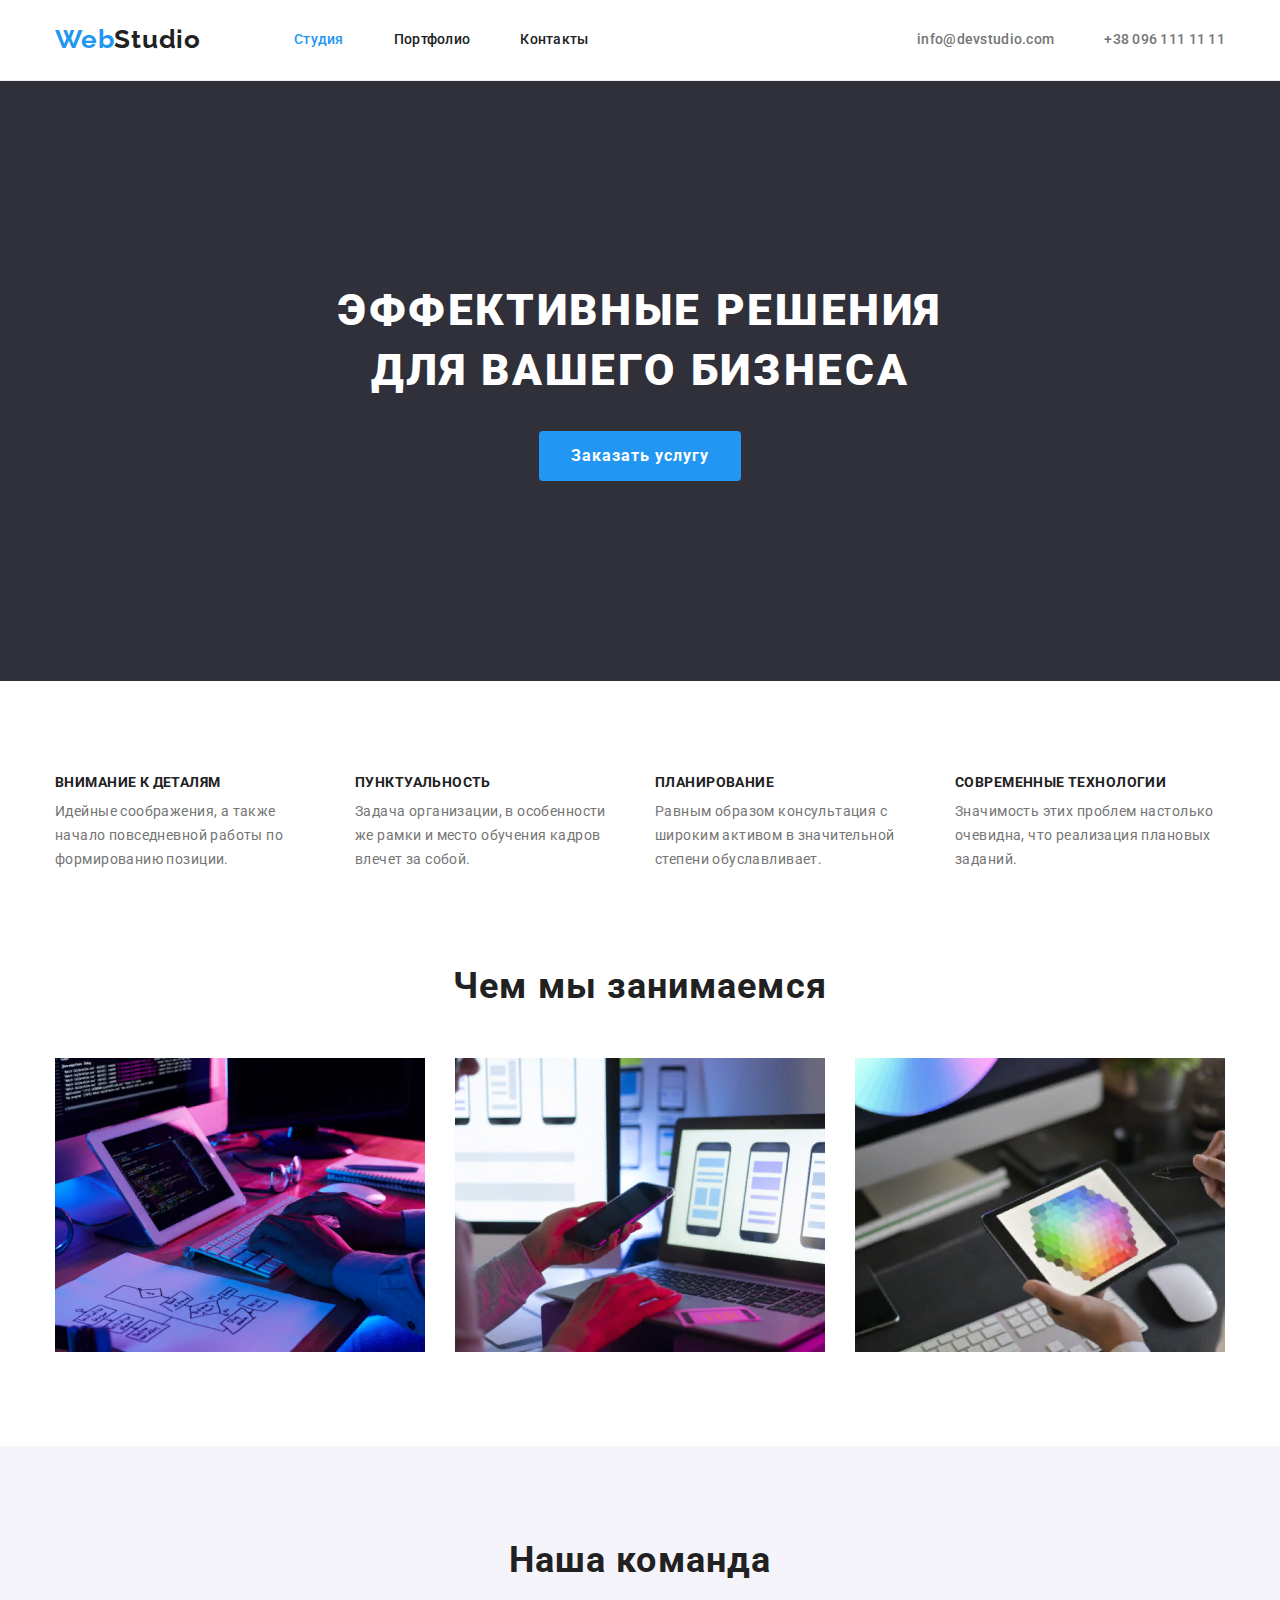
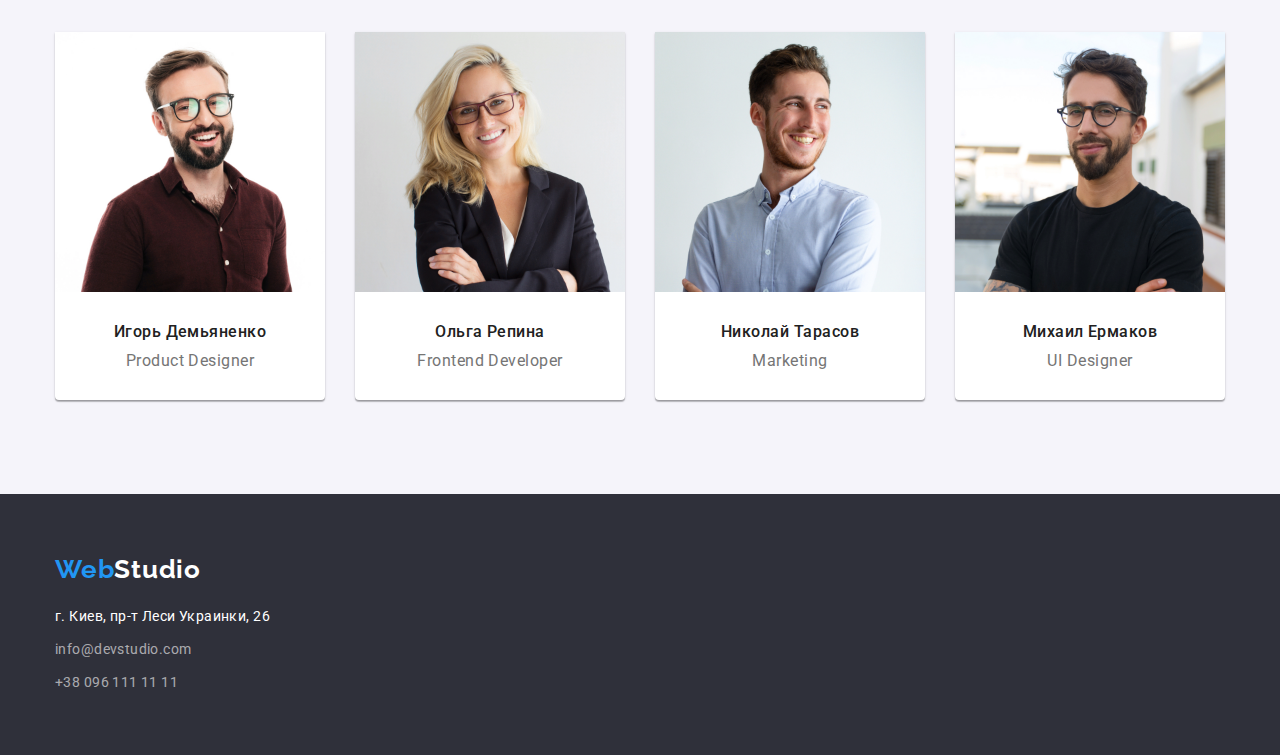
<file: index.html>
<!DOCTYPE html>
<html lang="ru">
<head>
    <meta charset="UTF-8">
    <meta http-equiv="X-UA-Compatible" content="IE=edge">
    <meta name="viewport" content="width=device-width, initial-scale=1.0">
    <title>Web Studio (Version 2.1) - Figma</title>
    <link rel="stylesheet" href="./css/modern-normalize.css">
    <link rel="stylesheet" href="./css/reset.css">
    <link rel="stylesheet" href="./css/styles.css">
    <link
        href="https://fonts.googleapis.com">
<link rel="preconnect" href="https://fonts.gstatic.com" crossorigin>
<link href="https://fonts.googleapis.com/css2?family=Raleway:wght@700&family=Roboto:wght@400;500;700;900&display=swap"
      rel="stylesheet"
    >
</head>
<body>
    <header class="header">
       <div class="container header-container"> 
        <a class="link" href="/"><span class="first-logo">Web</span><span class="header-logo">Studio</span></a>
        <!-- Навигация на другие страницы -->
        <nav class="site-nav">
            <ul class="list header-list">
                <li class="header-item">
                    <a class="link current header-link" href="index.html">Студия</a>
                </li>
                <li class="header-item">
                    <a class="link header-link" href="portfolio.html">Портфолио</a>
                </li>
                <li class="header-item">
                    <a class="link header-link" href="/contact">Контакты</a>
                </li>
            </ul>            
        </nav>
        <ul class="list header-connect">
            <li class="header-item">
                <a class="link header-tel" href="info@devstudio.com">info@devstudio.com</a>                
            </li>
            <li class="header-item">
                <a class="link header-tel" href="tel:+380961111111">+38 096 111 11 11</a>
            </li>
        </ul>          
      </div>
    </header>
    <main>

        <section class="hero"> 
            <div class="container">
            <h1 class="hero-title">Эффективные решения для вашего бизнеса</h1>
            <button class="hero-btn" type="button">Заказать услугу</button>
            </div>
        </section>
        <section class="section">
            <div class="container">
                <h2 class="visually-hidden section-title">Наши преимущества</h2>
            <ul class="list features-list">
                <li class="features-item">
                    <h3 class="features-title">Внимание к деталям</h3>
                    <p class="features-text">Идейные соображения, а также начало повседневной работы по формированию позиции.</p>
                </li>
                <li class="features-item">
                    <h3 class="features-title">Пунктуальность</h3>
                    <p class="features-text">Задача организации, в особенности же рамки и место обучения кадров влечет за собой.</p>
                </li>
                <li class="features-item">
                    <h3 class="features-title">Планирование</h3>
                    <p class="features-text">Равным образом консультация с широким активом в значительной степени обуславливает.</p>
                </li>
                <li class="features-item">
                    <h3 class="features-title">Современные технологии</h3>
                    <p class="features-text">Значимость этих проблем настолько очевидна, что реализация плановых заданий.</p>
                </li>
            </ul>
            </div>
        </section>
        <section class="occupation section">
            <div class="container">
            <h2 class="section-title">Чем мы занимаемся</h2>
            <ul class="list header-list">
                <li class="section-item">
                    <img src="./images/img.jpg" 
                         alt="рабочий стол" 
                         width="370"
                    >
                </li>
                <li class="section-item">
                    <img src="./images/img1.jpg" 
                         alt="смотрим на смартфон" 
                         width="370"
                    >
                </li>
                <li class="section-item">
                    <img src="./images/img2.jpg"
                         alt="планшет" 
                         width="370"
                    >
                </li>
            </ul>
            </div>
        </section>
        <section class="section team">
            
            <div class="container">
            <h2 class="section-title">Наша команда</h2>
            <ul class="list header-list">
                <li class="team-item">
                    <img src="./images/img4.jpg" 
                         alt="фото Игорь Демьяненко"
                         width="270">
                    <div class="team-member-item">
                        <h3 class="team-member">Игорь Демьяненко</h3>
                        <p class="team-description" lang="en">Product Designer</p>
                    </div>
                </li>
                <li class="team-item">
                    <img src="./images/img5.jpg" 
                         alt="фото Ольга Репина" 
                         width="270"
                    >
                    <div class="team-member-item">
                        <h3 class="team-member">Ольга Репина</h3>
                        <p class="team-description" lang="en">Frontend Developer</p>
                    </div>
                </li>
                <li class="team-item">
                    <img src="./images/img6.jpg" 
                         alt="фото Николай Тарасов"
                         width="270"
                    >
                    <div class="team-member-item">
                        <h3 class="team-member">Николай Тарасов</h3>
                        <p class="team-description" lang="en">Marketing</p>
                    </div>
                </li>
                <li class="team-item">
                    <img src="./images/img7.jpg"
                         alt="фото Михаил Ермаков"
                         width="270"
                    >
                    <div class="team-member-item">
                        <h3 class="team-member">Михаил Ермаков</h3>
                        <p class="team-description" lang="en">UI Designer</p>
                    </div>
                </li>
            </ul>
            </div>
        </section>

    </main>
    <footer class="foother">
    <div class="container">
    <a class="link" href="/"><span class="first-logo">Web</span><span class="foother-logo">Studio</span></a>
        <address class="foother-margin">             
            <ul class="list "> 
                <li class="foother-item">
                    <a class="link foother-address" href="https://goo.gl/maps/ieKD5LUYVfnfS2iM7"
                    target="_blank"
                    rel="noopener noreferrer"
                    >г. Киев, пр-т Леси Украинки, 26
                    </a>
                </li>
                <li class="foother-item">
                    <a class="link foother-tel" href="mailto:info@devstudio.com">info@devstudio.com</a></li>
                <li class="foother-item">
                    <a class="link foother-tel" href="tel:+380961111111">+38 096 111 11 11</a></li>               
            </ul>
        
        </address>
    </div>
    </footer>    
</body>
</html>
</file>
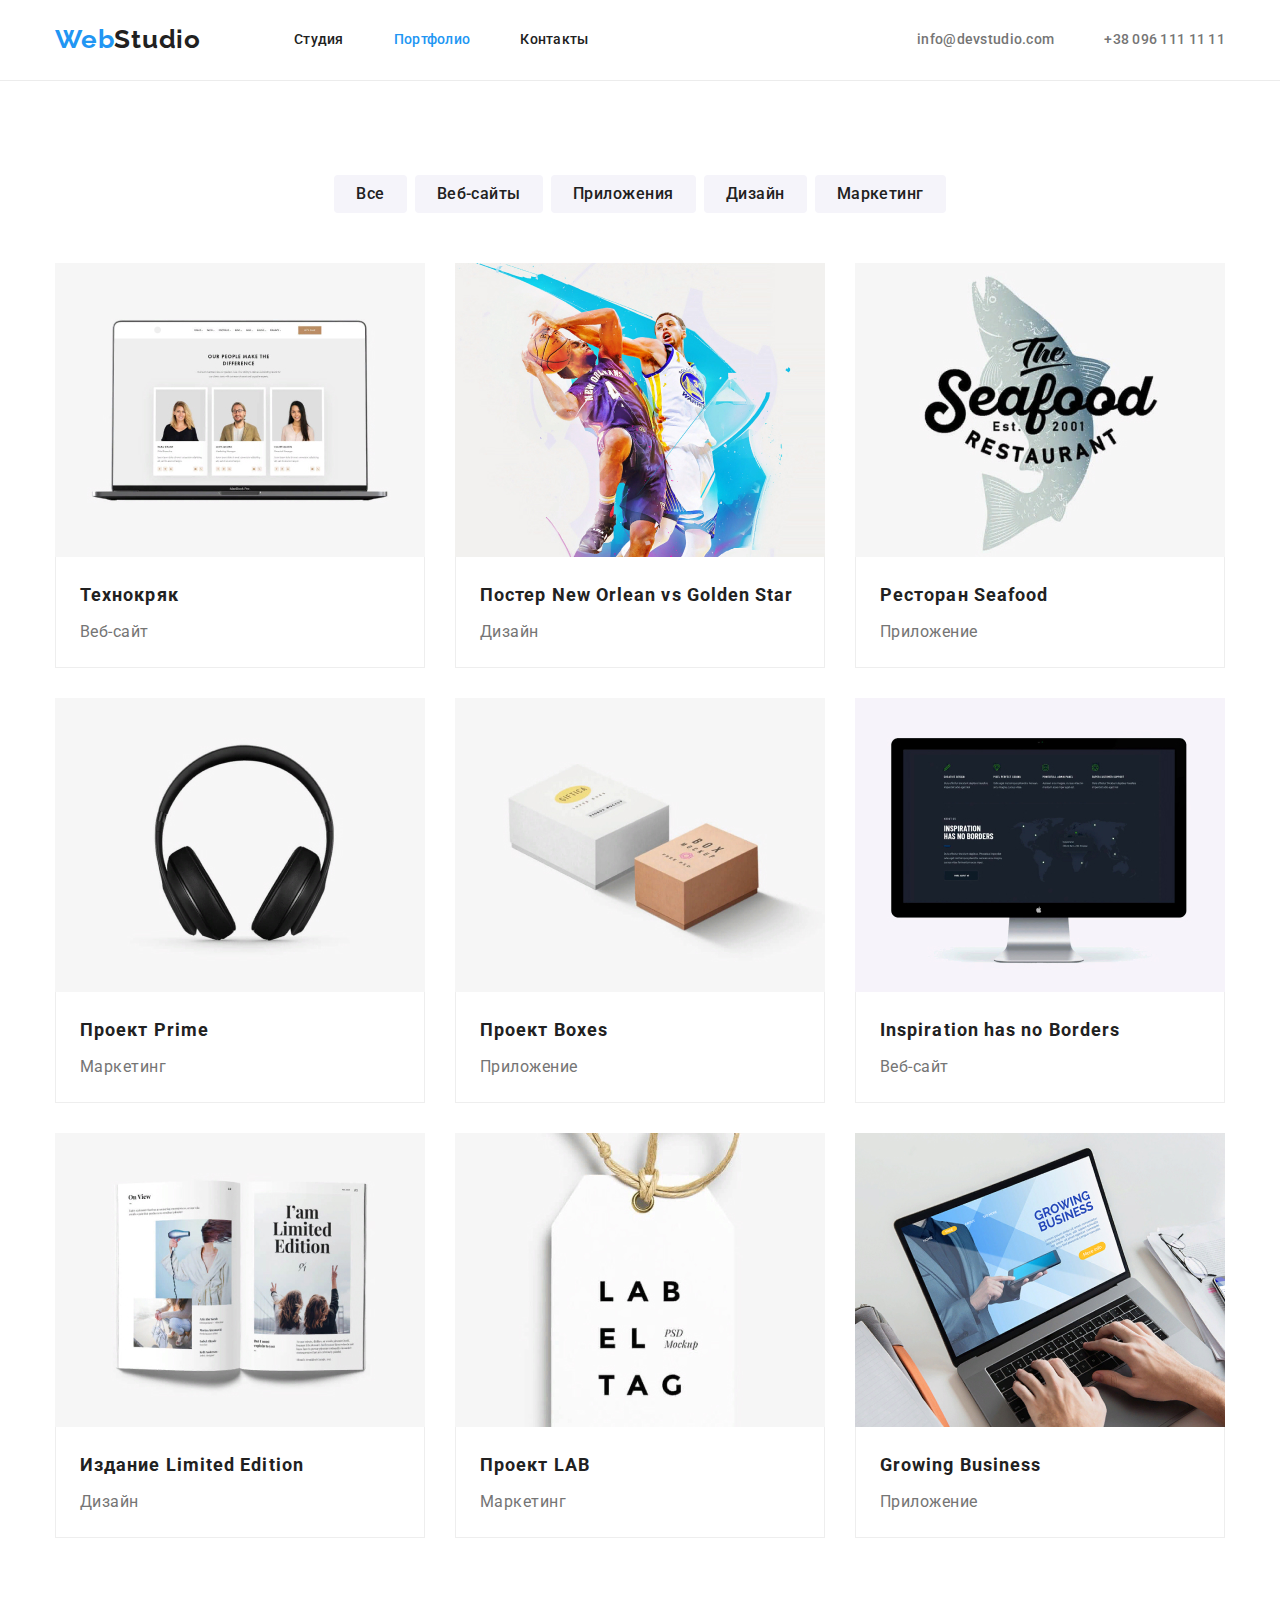
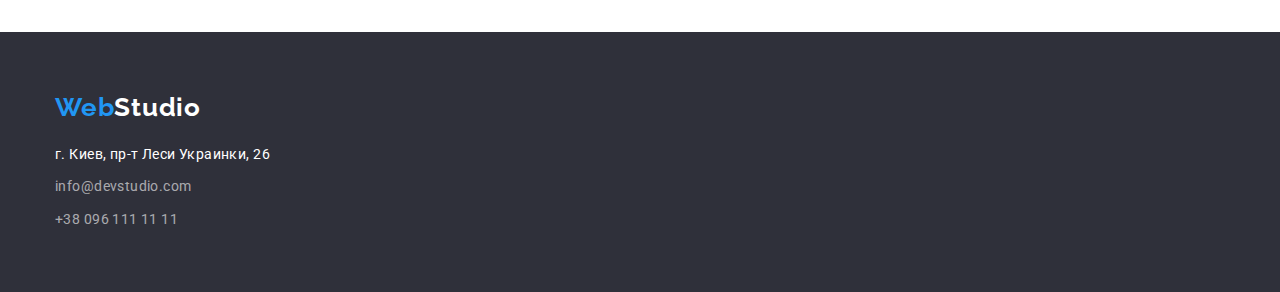
<file: portfolio.html>
<!DOCTYPE html>
<html lang="ru">

<head>
    <meta charset="UTF-8">
    <meta http-equiv="X-UA-Compatible" content="IE=edge">
    <meta name="viewport" content="width=device-width, initial-scale=1.0">
    <title>Web Studio (Version 2.1) - Figma</title>
    <link rel="stylesheet" href="./css/modern-normalize.css">
    <link rel="stylesheet" href="./css/reset.css">
    <link rel="stylesheet" href="./css/styles.css">
    <link href="https://fonts.googleapis.com">
    <link rel="preconnect" href="https://fonts.gstatic.com" crossorigin>
    <link
        href="https://fonts.googleapis.com/css2?family=Raleway:wght@700&family=Roboto:wght@400;500;700;900&display=swap"
        rel="stylesheet">
</head>

<body>
    <header class="header">
        <div class="container header-container"> 
         <a class="link" href="/"><span class="first-logo">Web</span><span class="header-logo">Studio</span></a>
         <!-- Навигация на другие страницы -->
         <nav class="site-nav">
             <ul class="list header-list">
                 <li class="header-item">
                     <a class="link header-link" href="index.html">Студия</a>
                 </li>
                 <li class="header-item">
                     <a class="link current header-link" href="portfolio.html">Портфолио</a>
                 </li>
                 <li class="header-item">
                     <a class="link header-link" href="/contact">Контакты</a>
                 </li>
             </ul>            
         </nav>
         <ul class="list header-connect">
             <li class="header-item">
                 <a class="link header-tel" href="info@devstudio.com">info@devstudio.com</a>                
             </li>
             <li class="header-item">
                 <a class="link header-tel" href="tel:+380961111111">+38 096 111 11 11</a>
             </li>
         </ul>          
       </div>
     </header>
        <main>           
            <section class="section">                 
                <div class="container">
                    <h1 class="visually-hidden">Контент</h1>
                    <ul class="list header-container ul-btn">
                        <li class="button-item">
                            <button class="portfolio-btn" type="button">Все</button>
                        </li>
                        <li class="button-item">
                            <button class="portfolio-btn" type="button">Веб-сайты</button>
                        </li>
                        <li class="button-item">
                            <button class="portfolio-btn" type="button">Приложения</button>
                        </li>
                        <li class="button-item">
                            <button class="portfolio-btn" type="button">Дизайн</button>
                        </li>
                        <li class="button-item">
                            <button class="portfolio-btn" type="button">Маркетинг</button>
                        </li>
                    </ul>       
                    <ul class="list header-container">
                        <li class="portfolio-item">
                            <img src="./images/portfolio1.jpg" alt="фото веб-сайта Технокряк" width="370px">
                            <div class="portfolio-pad">
                                <h2 class="portfolio-title">Технокряк</h2>
                                <p class="portfolio-description">Веб-сайт</p>
                            </div>
                        </li>
                        <li class="portfolio-item">
                            <img src="./images/portfolio2.jpg" alt="фото постера New Orlean vs Golden Star" width="370">
                            <div class="portfolio-pad">
                                <h2 class="portfolio-title">Постер New Orlean vs Golden Star</h2>
                                <p class="portfolio-description">Дизайн</p>
                            </div>
                        </li>
                        <li class="portfolio-item">
                            <img src="./images/portfolio3.jpg" alt="фото логотипа Ресторана" width="370">
                            <div class="portfolio-pad">
                            <h2 class="portfolio-title">Ресторан Seafood</h2>
                            <p class="portfolio-description" >Приложение</p>
                            </div>
                        </li>
                        <li class="portfolio-item">
                            <img src="./images/portfolio4.jpg" alt="фото наушников" width="370">
                            <div class="portfolio-pad">
                                <h2 class="portfolio-title">Проект Prime</h2>
                                <p class="portfolio-description" >Маркетинг</p>
                            </div>
                        </li>
                        <li class="portfolio-item">
                            <img src="./images/portfolio5.jpg" alt="фото коробочек" width="370">
                            <div class="portfolio-pad">
                                <h2 class="portfolio-title">Проект Boxes</h2>
                                <p class="portfolio-description" >Приложение</p>
                            </div>
                        </li>
                        <li class="portfolio-item">
                            <img src="./images/portfolio6.jpg" alt="фото веб-сайта" width="370">
                            <div class="portfolio-pad">
                                <h2 class="portfolio-title" lang="en">Inspiration has no Borders</h2>
                                <p class="portfolio-description">Веб-сайт</p>
                            </div>
                        </li>
                        <li class="portfolio-item">
                            <img src="./images/portfolio7.jpg" alt="фото журнала" width="370">
                            <div class="portfolio-pad">
                                <h2 class="portfolio-title">Издание Limited Edition</h2>
                                <p class="portfolio-description" >Дизайн</p>
                            </div>
                        </li>
                        <li class="portfolio-item">
                            <img src="./images/portfolio8.jpg" alt="фото логотипа проекта" width="370">
                            <div class="portfolio-pad">
                                <h2 class="portfolio-title">Проект LAB</h2>
                                <p class="portfolio-description" >Маркетинг</p>
                            </div>    
                        </li>
                        <li class="portfolio-item">
                            <img src="./images/portfolio9.jpg" alt="фото печатуйших рук на нотбуке" width="370">
                            <div class="portfolio-pad">
                                <h2 class="portfolio-title" lang="en">Growing Business</h2>
                                <p class="portfolio-description">Приложение</p>
                            </div>   
                        </li>
                    </ul>
                </div>
             </section>   
        </main>    
        <footer class="foother">
            <div class="container">
            <a class="link" href="/"><span class="first-logo">Web</span><span class="foother-logo">Studio</span></a>
                <address class="foother-margin">             
                    <ul class="list "> 
                        <li class="foother-item">
                            <a class="link foother-address" href="https://goo.gl/maps/ieKD5LUYVfnfS2iM7"
                            target="_blank"
                            rel="noopener noreferrer"
                            >г. Киев, пр-т Леси Украинки, 26
                            </a>
                        </li>
                        <li class="foother-item">
                            <a class="link foother-tel" href="mailto:info@devstudio.com">info@devstudio.com</a></li>
                        <li class="foother-item">
                            <a class="link foother-tel" href="tel:+380961111111">+38 096 111 11 11</a></li>               
                    </ul>
                
                </address>
            </div>
        </footer>         
</body>
</html>
</file>
<file: css/styles.css>
:root {
  --body-text-color: #212121;
  --accent-color: #2196f3;
  --primary-white-color: #ffffff;
  --discription-color: #757575;
}

body {
  font-family: "Roboto", sans-serif;
  color: var(--body-text-color);
}

.list {
  list-style: none;
}

.link {
  text-decoration: none;
}

.header {
  background: var(--primary-white-color);
  padding-top: 24px;
  padding-bottom: 25px;
  border-bottom: 1px solid #ececec;
}

.header-list {
  display: flex;
}

.header-container {
  display: flex;
  align-items: center;
  flex-wrap: wrap;
}

.header-connect {
  display: flex;
  align-items: center;
  margin-left: auto;
}

.container {
  width: 1200px;
  padding-left: 15px;
  padding-right: 15px;
  margin: 0 auto;
}

/*------------ logo-------------*/

.first-logo {
  font-family: "Raleway", sans-serif;
  font-weight: 700;
  font-size: 26px;
  line-height: 1.19;
  letter-spacing: 0.03em;
  color: var(--accent-color);
}

.header-logo {
  font-family: "Raleway", sans-serif;
  font-weight: 700;
  font-size: 26px;
  line-height: 1.19;
  letter-spacing: 0.03em;
  color: var(--body-text-color);
  
}
.site-nav {
margin-left: 93px;
}

/*--------------HEADER-------------*/

.header-link {
  font-weight: 500;
  font-size: 14px;
  line-height: 1.14;
  letter-spacing: 0.02em;
  color: var(--body-text-color);
}

.header-item:not(:last-child) {
  margin-right: 50px;
}

.header-tel {
  font-weight: 500;
  font-size: 14px;
  line-height: 1.14;
  letter-spacing: 0.02em;
  color: var(--discription-color);
}

.foother-address:hover,
.foother-address:focus,
.foother-tel:hover,
.foother-tel:focus,
.header-tel:hover,
.header-link:hover,
.header-tel:focus,
.header-link:focus {
  color: var(--accent-color);
}

.current {
  color: var(--accent-color);
}

.header-link:active {
  color: var(--accent-color);
}

/*----------------------hero-----------*/
.hero {
  background: #2f303a;
  padding: 200px 0px;
}

.hero-btn {
  background: var(--accent-color);
  font-family: "Roboto", sans-serif;  
  font-weight: 700;
  font-size: 16px;
  line-height: 1.87;
  display: flex;
  align-items: center;
  text-align: center;
  letter-spacing: 0.06em;
  color: var(--primary-white-color);
  cursor: pointer;
  padding: 10px 32px;
  margin: 0 auto;
  border-width: 0;
  border-radius: 4px;
}

.hero-btn:hover {
  background-color: #188ce8;
}

.hero-title {
  font-weight: 900;
  font-size: 44px;
  line-height: 1.36;
  text-align: center;
  letter-spacing: 0.06em;
  text-transform: uppercase;
  color: var(--primary-white-color);
  max-width: 696px;
  margin: 0 auto;
  margin-bottom: 30px;
}

/*----------------- abaut -------------------*/
.section {
  padding-top: 94px;
  padding-bottom: 94px;
}

.features-title {
  font-weight: 700;
  font-size: 14px;
  line-height: 1.14;
  letter-spacing: 0.03em;
  text-transform: uppercase;
  color: var(--body-text-color);
  margin-bottom: 10px;
}

.team-item:not(:last-child),
.section-item:not(:last-child) {
  margin-right: 30px;  
}

.features-list {
  display: flex;
  flex-wrap: wrap;
  margin-left: -30px;
  margin-top: -30px;
}

.features-item{
  flex-basis: calc(100% / 4 - 30px);
  margin-left: 30px;
  margin-top: 30px;
}
  

.features-text {
  font-weight: 400;
  font-size: 14px;
  line-height: 1.71;
  letter-spacing: 0.03em;
  color: var(--discription-color);
}

/*--------------- team/occupation -------------*/
.occupation {
  padding-top: 0px;
}
.team {
  background: #f5f4fa;
}

.section-title {
  font-weight: 700;
  font-size: 36px;
  line-height: 1.16;
  text-align: center;
  letter-spacing: 0.03em;
  color: var(--body-text-color);
  margin-bottom: 50px;
}

.team-member-item {
  padding-top: 30px;
  padding-bottom: 30px;
}

.team-member {
  font-weight: 500;
  font-size: 16px;
  line-height: 1.19;
  text-align: center;
  letter-spacing: 0.03em;
  color: var(--body-text-color);
  margin-bottom: 10px;
}

.team-description {
  font-size: 16px;
  line-height: 1.19;
  text-align: center;
  letter-spacing: 0.03em;
  color: var(--discription-color);
}

.team-item {
  height: 368px;
  background: var(--primary-white-color);
  /* material shadow v1 */
  box-shadow: 0px 1px 3px rgba(0, 0, 0, 0.12), 0px 1px 1px rgba(0, 0, 0, 0.14),
    0px 2px 1px rgba(0, 0, 0, 0.2);
  border-radius: 0px 0px 4px 4px;
}

/*--------------- foother -------------*/
.foother {
  padding-top: 60px;
  padding-bottom: 60px;
  background: #2f303a;
}

.foother-logo {
  font-family: "Raleway", sans-serif;
  font-weight: 700;
  font-size: 26px;
  line-height: 1.19;
  letter-spacing: 0.03em;
  color: var(--primary-white-color);
}

.foother-address {
  font-style: normal;  
  font-size: 14px;
  line-height: 1.71;
  letter-spacing: 0.03em;
  color: var(--primary-white-color);
}

.foother-tel {
  font-style: normal;  
  font-size: 14px;
  line-height: 1.71;
  letter-spacing: 0.03em;
  color: rgba(255, 255, 255, 0.6);
}

.foother-item:not(:last-child) {
  margin-bottom: 9px;
}

.foother-margin {
  margin-top: 20px;
}

/*-------------portfolio-----------*/

.portfolio-title {
  font-weight: 700;
  font-size: 18px;
  line-height: 2;
  letter-spacing: 0.06em;
  color: var(--body-text-color);
  margin-bottom: 4px;
}

.portfolio-item:not(:nth-child(3n)) {
  margin-right: 30px;
}

.portfolio-pad {
  padding: 20px 24px;  
  border: 1px solid #eeeeee;
  border-top: none;  
}

.portfolio-item {
  background: var(--primary-white-color);
  /*border: 1px solid #eeeeee;
  box-sizing: border-box;*/
  width: 370px;
}

.portfolio-item:not(:nth-child(n + 7)) {
  margin-bottom: 30px;
}

.portfolio-description {
  font-size: 16px;
  line-height: 1.87;
  letter-spacing: 0.03em;
  color: var(--discription-color);
}

.portfolio-btn {
  background: #f5f4fa;
  border-radius: 4px;
  font-family: "Roboto", sans-serif;
  font-weight: 500;
  border-width: 0;
  font-size: 16px;
  line-height: 1.62;
  text-align: center;
  letter-spacing: 0.03em;
  color: var(--body-text-color);
  cursor: pointer;
  padding: 6px 22px;  
}

.ul-btn {
  justify-content: center;
  margin-bottom: 50px;
}

.portfolio-btn:hover,
.portfolio-btn:focus {
  cursor: pointer;
  color: var(--primary-white-color);
  background: var(--accent-color);
}

.button-item:not(:last-child) {
  margin-right: 8px
 }

 .visually-hidden {
  position: absolute;
  width: 1px;
  height: 1px;
  margin: -1px;
  border: 0;
  padding: 0;
  clip: rect(0 0 0 0);
  overflow: hidden;
}
</file>
